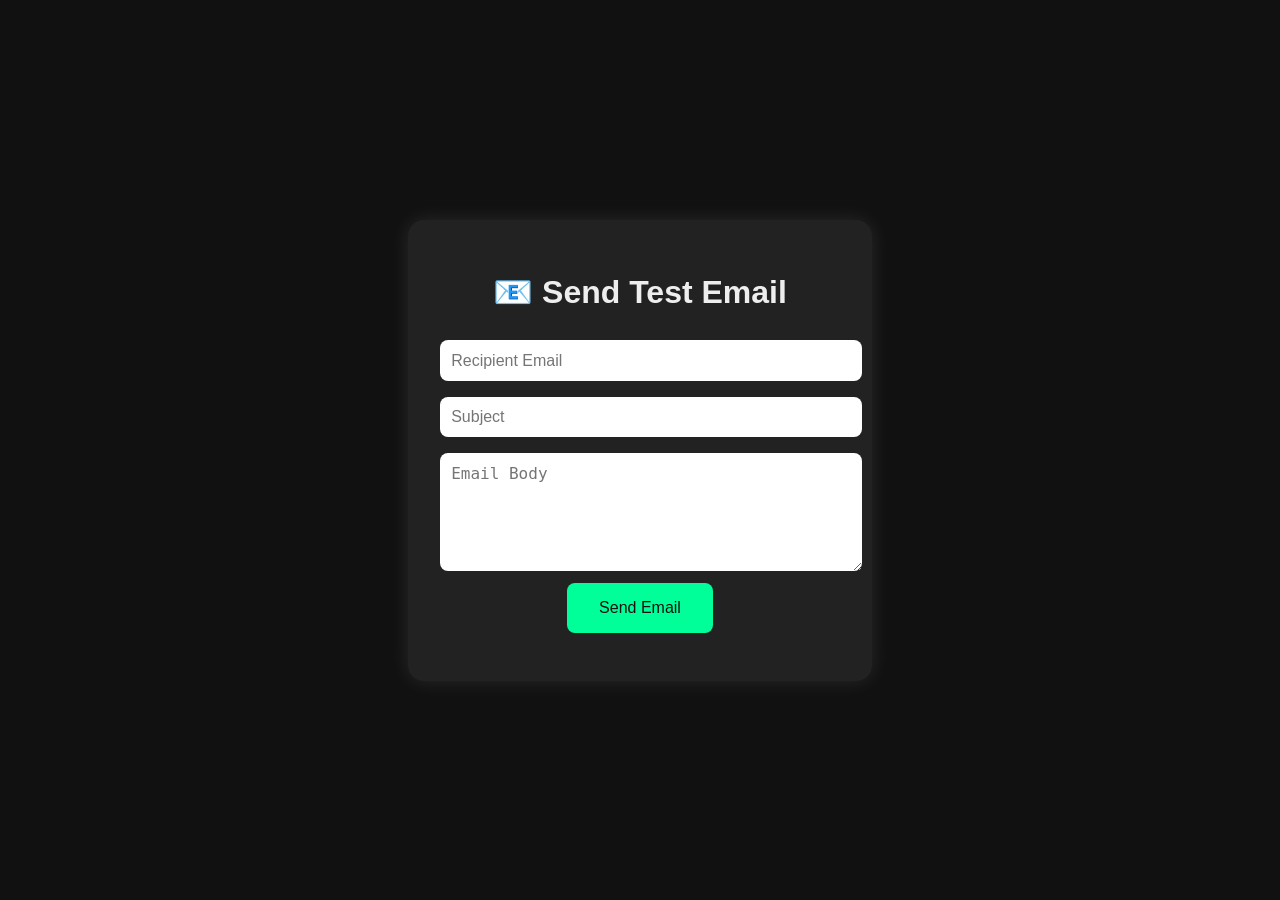
<file: index.html>
<!DOCTYPE html>
<html lang="en">
<head>
<meta charset="UTF-8" />
<meta name="viewport" content="width=device-width, initial-scale=1.0" />
<title>Send Email MVP</title>
<style>
body { font-family: 'Segoe UI', sans-serif; background:#111; color:#eee; display:flex; justify-content:center; align-items:center; height:100vh; margin:0;}
.container { text-align:center; background:#222; padding:2rem; border-radius:1rem; box-shadow:0 0 20px rgba(255,255,255,0.1); width:100%; max-width:400px;}
input, textarea { width:100%; padding:0.7rem; margin:0.5rem 0; border-radius:0.5rem; border:none; font-size:1rem;}
button { background:#0f9; border:none; color:#111; padding:1rem 2rem; font-size:1rem; border-radius:0.5rem; cursor:pointer; transition:transform 0.1s;}
button:hover { transform: scale(1.05); }
#result { margin-top:1rem; white-space:pre-line; text-align:left;}
</style>
</head>
<body>
<div class="container">
  <h1>📧 Send Test Email</h1>
  <form id="emailForm">
    <input type="email" id="to" placeholder="Recipient Email" required />
    <input type="text" id="subject" placeholder="Subject" required />
    <textarea id="body" placeholder="Email Body" rows="5" required></textarea>
    <button type="submit">Send Email</button>
  </form>
  <div id="result"></div>
</div>

<script>
document.getElementById("emailForm").addEventListener("submit", async e => {
  e.preventDefault();
  const to = document.getElementById("to").value;
  const subject = document.getElementById("subject").value;
  const body = document.getElementById("body").value;

  const resultBox = document.getElementById("result");
  resultBox.innerText = "📨 Sending email... please wait.";

  try {
    const res = await fetch("/api/sendEmail", {
      method: "POST",
      headers: { "Content-Type": "application/json" },
      body: JSON.stringify({ to, subject, body })
    });

    let data;
    try {
      data = await res.json();
    } catch {
      data = { error: "Invalid JSON response from server." };
    }

    if (res.ok) {
      resultBox.innerText = `✅ Success!\nMessage ID: ${data.messageId || "N/A"}`;
    } else {
      resultBox.innerText = `❌ Server Error:\n${data.error || "Unknown server error"}`;
    }

  } catch (err) {
    // Print the *actual* network error message
    resultBox.innerText = `❌ Network Error:\n${err?.message || err}\n\nFull error:\n${JSON.stringify(err, null, 2)}`;
  }
});
</script>
</body>
</html>
</file>
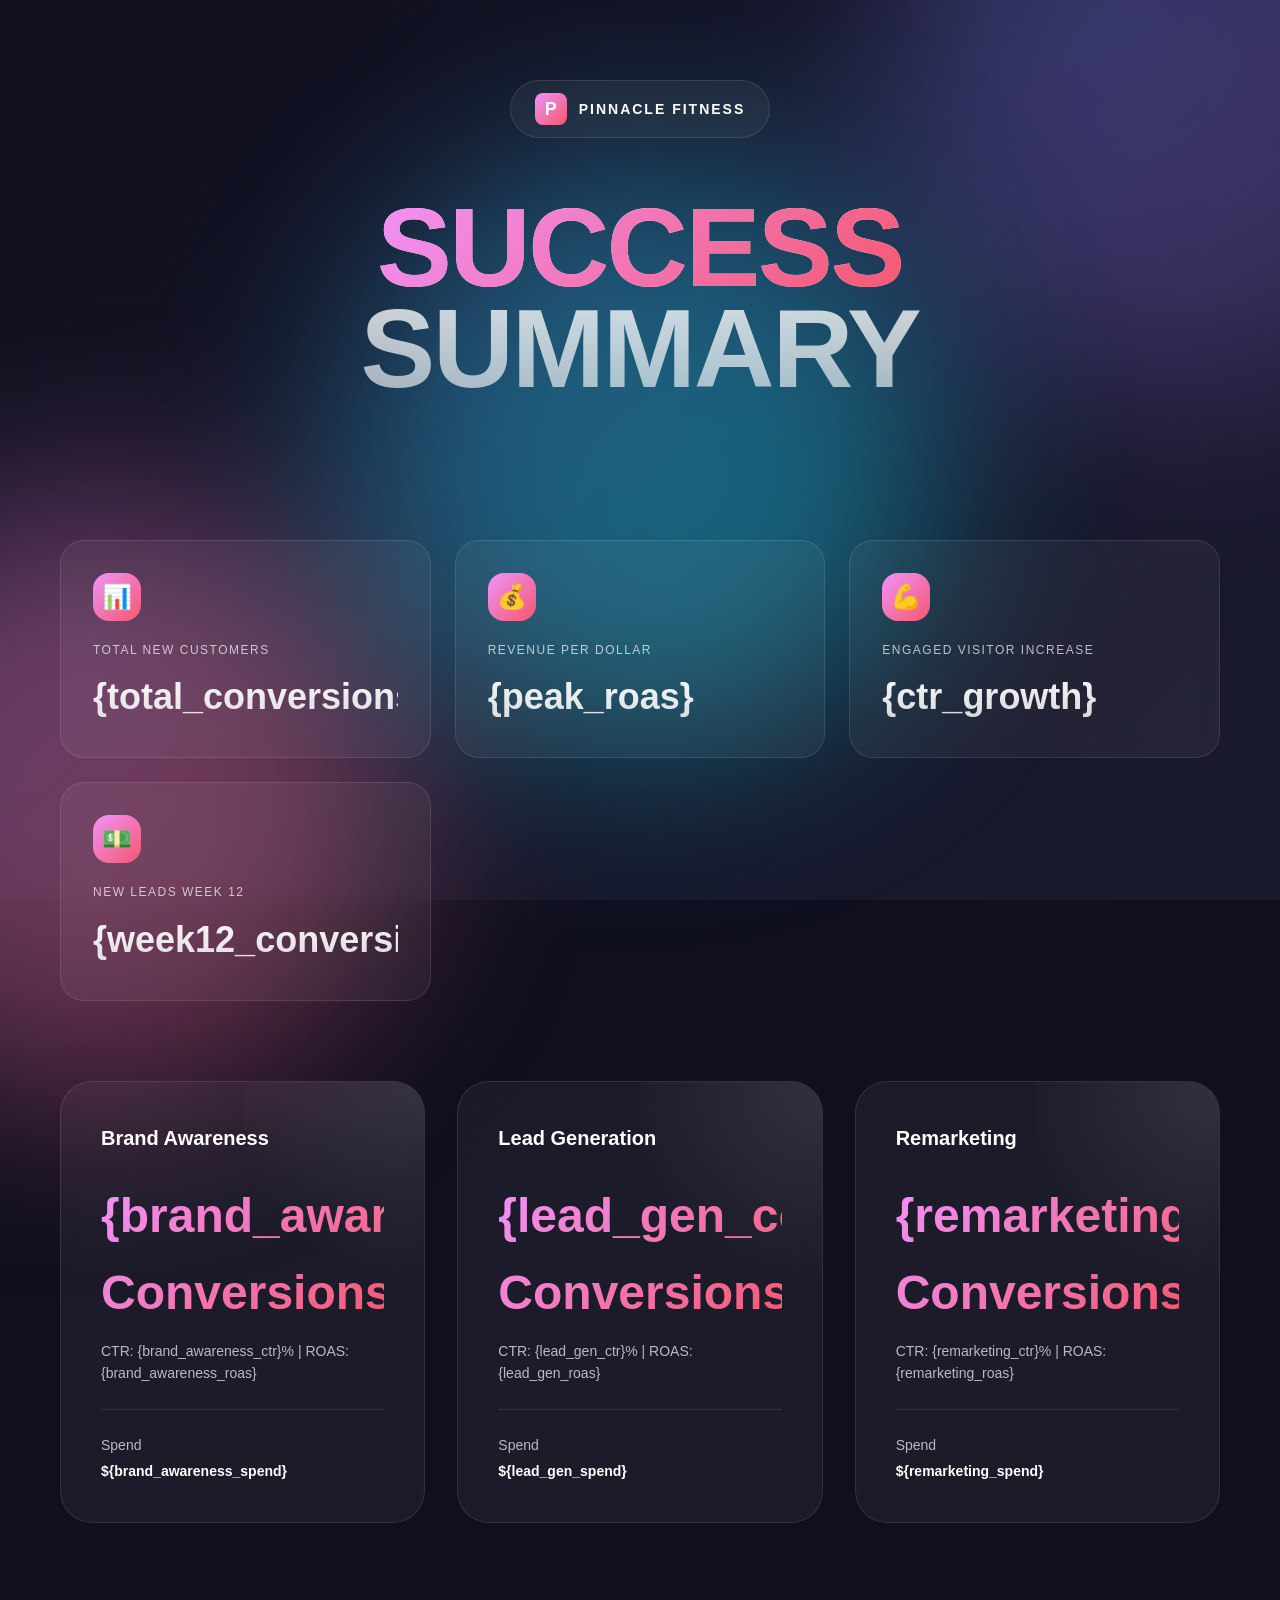
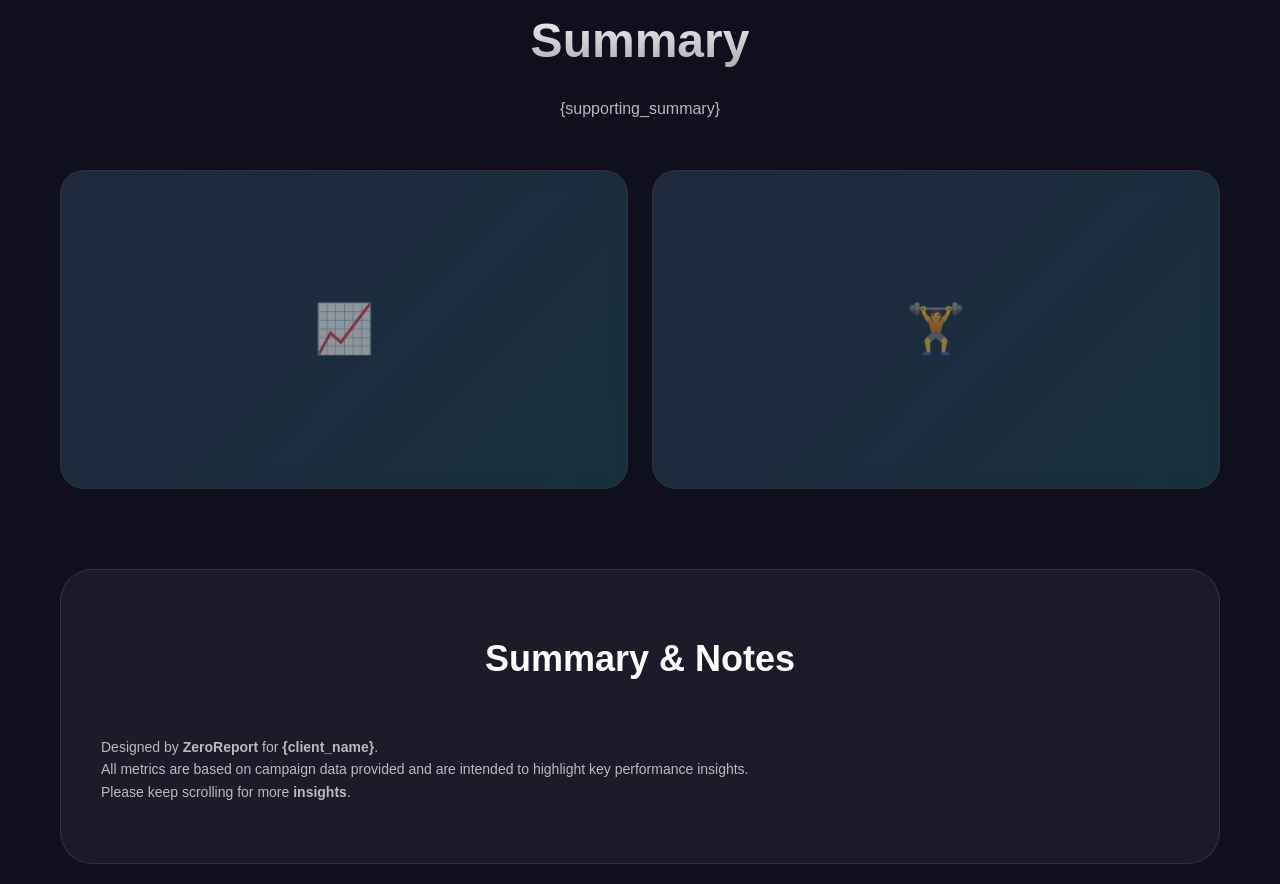
<file: client_report/Johndoe/index.html>
<!DOCTYPE html>
<html lang="en">
<head>
    <meta charset="UTF-8">
    <meta name="viewport" content="width=device-width, initial-scale=1.0">
    <title>Pinnacle Fitness Report</title>
    <style>
        * {
            margin: 0;
            padding: 0;
            box-sizing: border-box;
        }

        :root {
            --primary: #FF3366;
            --primary-dark: #E91E63;
            --dark: #0F0F1E;
            --light: #FFFFFF;
            --glass: rgba(255, 255, 255, 0.05);
            --glass-border: rgba(255, 255, 255, 0.1);
            --text-primary: #FFFFFF;
            --text-secondary: rgba(255, 255, 255, 0.7);
            --gradient-1: linear-gradient(135deg, #667eea 0%, #764ba2 100%);
            --gradient-2: linear-gradient(135deg, #f093fb 0%, #f5576c 100%);
            --gradient-3: linear-gradient(135deg, #4facfe 0%, #00f2fe 100%);
            --gradient-dark: linear-gradient(135deg, #0F0F1E 0%, #1a1a2e 100%);
        }

        body {
            font-family: -apple-system, BlinkMacSystemFont, 'Segoe UI', Roboto, sans-serif;
            background: var(--dark);
            color: var(--text-primary);
            overflow-x: hidden;
            line-height: 1.6;
        }

        /* Background Effects */
        .bg-wrapper {
            position: fixed;
            top: 0;
            left: 0;
            width: 100%;
            height: 100%;
            z-index: -1;
            background: var(--gradient-dark);
        }

        .bg-blur {
            position: absolute;
            width: 600px;
            height: 600px;
            border-radius: 50%;
            filter: blur(100px);
            opacity: 0.4;
        }

        .bg-blur:nth-child(1) {
            background: var(--gradient-1);
            top: -200px;
            right: -200px;
            animation: float 20s ease-in-out infinite;
        }

        .bg-blur:nth-child(2) {
            background: var(--gradient-2);
            bottom: -200px;
            left: -200px;
            animation: float 25s ease-in-out infinite reverse;
        }

        .bg-blur:nth-child(3) {
            background: var(--gradient-3);
            top: 50%;
            left: 50%;
            transform: translate(-50%, -50%);
            animation: float 30s ease-in-out infinite;
        }

        @keyframes float {
            0%, 100% { transform: translate(0, 0) scale(1); }
            50% { transform: translate(30px, -30px) scale(1.1); }
        }

        .container {
            max-width: 1200px;
            margin: 0 auto;
            padding: 20px;
            position: relative;
            z-index: 1;
        }

        /* Header Section */
        .header {
            text-align: center;
            padding: 60px 20px;
            position: relative;
        }

        .logo {
            display: inline-flex;
            align-items: center;
            gap: 12px;
            margin-bottom: 60px;
            padding: 12px 24px;
            background: var(--glass);
            border: 1px solid var(--glass-border);
            border-radius: 50px;
            backdrop-filter: blur(10px);
        }

        .logo-icon {
            width: 32px;
            height: 32px;
            background: var(--gradient-2);
            border-radius: 8px;
            display: flex;
            align-items: center;
            justify-content: center;
            font-weight: bold;
            font-size: 18px;
        }

        .logo-text {
            font-size: 14px;
            font-weight: 600;
            letter-spacing: 2px;
            text-transform: uppercase;
        }

        .hero-title {
            margin-bottom: 80px;
        }

        .hero-title h1 {
            font-size: clamp(3rem, 10vw, 7rem);
            font-weight: 900;
            line-height: 0.9;
            letter-spacing: -0.02em;
            background: linear-gradient(180deg, #FFFFFF 0%, rgba(255, 255, 255, 0.6) 100%);
            -webkit-background-clip: text;
            -webkit-text-fill-color: transparent;
            background-clip: text;
            margin-bottom: 20px;
        }

        .hero-title .accent {
            background: var(--gradient-2);
            -webkit-background-clip: text;
            -webkit-text-fill-color: transparent;
            background-clip: text;
        }

        /* Stats Grid */
        .stats-grid {
            display: grid;
            grid-template-columns: repeat(auto-fit, minmax(280px, 1fr));
            gap: 24px;
            margin-bottom: 80px;
        }

        .stat-card {
            background: var(--glass);
            border: 1px solid var(--glass-border);
            border-radius: 24px;
            padding: 32px;
            backdrop-filter: blur(10px);
            position: relative;
            overflow: hidden;
            transition: all 0.3s ease;
        }

        .stat-card:hover {
            transform: translateY(-5px);
            border-color: rgba(255, 255, 255, 0.2);
            box-shadow: 0 20px 40px rgba(0, 0, 0, 0.3);
        }

        .stat-card::before {
            content: '';
            position: absolute;
            top: 0;
            left: 0;
            right: 0;
            height: 2px;
            background: var(--gradient-2);
            opacity: 0;
            transition: opacity 0.3s ease;
        }

        .stat-card:hover::before {
            opacity: 1;
        }

        .stat-icon {
            width: 48px;
            height: 48px;
            background: var(--gradient-2);
            border-radius: 16px;
            display: flex;
            align-items: center;
            justify-content: center;
            margin-bottom: 20px;
            font-size: 24px;
        }

        .stat-label {
            font-size: 12px;
            text-transform: uppercase;
            letter-spacing: 1.5px;
            color: var(--text-secondary);
            margin-bottom: 8px;
        }

        .stat-value {
            font-size: 36px;
            font-weight: 800;
            background: linear-gradient(180deg, #FFFFFF 0%, rgba(255, 255, 255, 0.8) 100%);
            -webkit-background-clip: text;
            -webkit-text-fill-color: transparent;
            background-clip: text;
        }

        /* Metrics Section */
        .metrics-section {
            margin-bottom: 80px;
        }

        .metrics-grid {
            display: grid;
            grid-template-columns: repeat(auto-fit, minmax(300px, 1fr));
            gap: 32px;
        }

        .metric-card {
            background: var(--glass);
            border: 1px solid var(--glass-border);
            border-radius: 32px;
            padding: 40px;
            backdrop-filter: blur(10px);
            position: relative;
            overflow: hidden;
        }

        .metric-card::after {
            content: '';
            position: absolute;
            top: -50%;
            right: -50%;
            width: 100%;
            height: 100%;
            background: radial-gradient(circle, rgba(255, 255, 255, 0.1) 0%, transparent 70%);
            pointer-events: none;
        }

        .metric-header {
            display: flex;
            align-items: center;
            justify-content: space-between;
            margin-bottom: 24px;
        }

        .metric-title {
            font-size: 20px;
            font-weight: 700;
        }

        .metric-badge {
            background: var(--gradient-2);
            padding: 6px 16px;
            border-radius: 20px;
            font-size: 14px;
            font-weight: 600;
        }

        .metric-value {
            font-size: 48px;
            font-weight: 800;
            margin-bottom: 8px;
            background: var(--gradient-2);
            -webkit-background-clip: text;
            -webkit-text-fill-color: transparent;
            background-clip: text;
        }

        .metric-subtitle {
            color: var(--text-secondary);
            font-size: 14px;
            margin-bottom: 24px;
        }

        .metric-details {
            display: grid;
            grid-template-columns: 1fr 1fr;
            gap: 20px;
            padding-top: 24px;
            border-top: 1px solid var(--glass-border);
        }

        .detail-item {
            font-size: 14px;
        }

        .detail-label {
            color: var(--text-secondary);
            margin-bottom: 4px;
        }

        .detail-value {
            font-weight: 600;
        }

        /* Visual Section */
        .visual-section {
            margin-bottom: 80px;
            text-align: center;
        }

        .section-title {
            font-size: 48px;
            font-weight: 800;
            margin-bottom: 16px;
            background: linear-gradient(180deg, #FFFFFF 0%, rgba(255, 255, 255, 0.6) 100%);
            -webkit-background-clip: text;
            -webkit-text-fill-color: transparent;
            background-clip: text;
        }

        .section-subtitle {
            color: var(--text-secondary);
            font-size: 16px;
            margin-bottom: 48px;
            max-width: 600px;
            margin-left: auto;
            margin-right: auto;
        }

        .visual-grid {
            display: grid;
            grid-template-columns: repeat(auto-fit, minmax(250px, 1fr));
            gap: 24px;
        }

        .visual-card {
            aspect-ratio: 16/9;
            background: var(--glass);
            border: 1px solid var(--glass-border);
            border-radius: 24px;
            backdrop-filter: blur(10px);
            display: flex;
            align-items: center;
            justify-content: center;
            position: relative;
            overflow: hidden;
        }

        .visual-card::before {
            content: '';
            position: absolute;
            top: 0;
            left: 0;
            right: 0;
            bottom: 0;
            background: var(--gradient-3);
            opacity: 0.1;
        }

        .visual-icon {
            font-size: 48px;
            opacity: 0.5;
        }

        /* Summary Section */
        .summary-section {
            background: var(--glass);
            border: 1px solid var(--glass-border);
            border-radius: 32px;
            padding: 60px 40px;
            backdrop-filter: blur(10px);
            text-align: center;
        }

        .summary-title {
            font-size: 36px;
            font-weight: 800;
            margin-bottom: 48px;
        }

        .summary-grid {
            display: grid;
            grid-template-columns: repeat(auto-fit, minmax(200px, 1fr));
            gap: 40px;
        }

        .summary-item {
            text-align: left;
        }

        .summary-item h3 {
            font-size: 16px;
            font-weight: 600;
            margin-bottom: 12px;
            color: var(--primary);
        }

        .summary-item p {
            font-size: 14px;
            color: var(--text-secondary);
            line-height: 1.6;
        }

        /* Icons */
        .icon {
            display: inline-block;
            width: 1em;
            height: 1em;
            stroke-width: 0;
            stroke: currentColor;
            fill: currentColor;
        }

        /* Mobile Responsive */
        @media (max-width: 768px) {
            .container {
                padding: 10px;
            }

            .header {
                padding: 40px 10px;
            }

            .hero-title h1 {
                font-size: clamp(2.5rem, 8vw, 4rem);
            }

            .stats-grid {
                grid-template-columns: 1fr;
                gap: 16px;
            }

            .metrics-grid {
                grid-template-columns: 1fr;
                gap: 24px;
            }

            .metric-card {
                padding: 24px;
            }

            .visual-grid {
                grid-template-columns: 1fr;
            }

            .summary-section {
                padding: 40px 20px;
            }

            .summary-grid {
                grid-template-columns: 1fr;
                gap: 24px;
            }
        }

        /* Print Styles */
        @media print {
            body {
                background: white;
                color: black;
            }

            .bg-wrapper {
                display: none;
            }

            .stat-card,
            .metric-card,
            .visual-card,
            .summary-section {
                background: #f8f8f8 !important;
                border: 1px solid #ddd !important;
                -webkit-print-color-adjust: exact;
                print-color-adjust: exact;
                page-break-inside: avoid;
            }

            .hero-title h1,
            .section-title {
                color: black !important;
                -webkit-text-fill-color: black !important;
            }

            .hero-title .accent,
            .metric-value {
                color: var(--primary) !important;
                -webkit-text-fill-color: var(--primary) !important;
            }

            .text-secondary {
                color: #666 !important;
            }
        }

        @page {
            size: A4;
            margin: 20mm;
        }
    </style>
</head>
<body>
    <!-- Background Effects -->
    <div class="bg-wrapper">
        <div class="bg-blur"></div>
        <div class="bg-blur"></div>
        <div class="bg-blur"></div>
    </div>

    <div class="container">
        <!-- Header Section -->
        <header class="header">
            <div class="logo">
                <div class="logo-icon">P</div>
                <span class="logo-text">Pinnacle Fitness</span>
            </div>
            
            <div class="hero-title">
                <h1>
                    <span class="accent">SUCCESS</span><br>
                    SUMMARY
                </h1>
            </div>
        </header>

        <!-- Stats Grid -->
        <section class="stats-grid">
            <div class="stat-card">
                <div class="stat-icon">📊</div>
                <div class="stat-label">Total New Customers</div>
                <div class="stat-value">{total_conversions}</div>
            </div>
            <div class="stat-card">
                <div class="stat-icon">💰</div>
                <div class="stat-label">Revenue Per Dollar</div>
                <div class="stat-value">{peak_roas}</div>
            </div>
            <div class="stat-card">
                <div class="stat-icon">💪</div>
                <div class="stat-label">Engaged Visitor Increase</div>
                <div class="stat-value">{ctr_growth}</div>
            </div>
            <div class="stat-card">
                <div class="stat-icon">💵</div>
                <div class="stat-label">New Leads Week 12</div>
                <div class="stat-value">{week12_conversions}</div>
            </div>
        </section>

        <!-- Metrics Section -->
        <section class="metrics-section">
    <div class="metrics-grid">

        <!-- Brand Awareness -->
        <div class="metric-card">
            <div class="metric-header">
                <h2 class="metric-title">Brand Awareness</h2>
            </div>
            <div class="metric-value">{brand_awareness_conversions} Conversions</div>
            <div class="metric-subtitle">CTR: {brand_awareness_ctr}% | ROAS: {brand_awareness_roas}</div>
            <div class="metric-details">
                <div class="detail-item">
                    <div class="detail-label">Spend</div>
                    <div class="detail-value">${brand_awareness_spend}</div>
                </div>
            </div>
        </div>

        <!-- Lead Generation -->
        <div class="metric-card">
            <div class="metric-header">
                <h2 class="metric-title">Lead Generation</h2>
            </div>
            <div class="metric-value">{lead_gen_conversions} Conversions</div>
            <div class="metric-subtitle">CTR: {lead_gen_ctr}% | ROAS: {lead_gen_roas}</div>
            <div class="metric-details">
                <div class="detail-item">
                    <div class="detail-label">Spend</div>
                    <div class="detail-value">${lead_gen_spend}</div>
                </div>
            </div>
        </div>

        <!-- Remarketing -->
        <div class="metric-card">
            <div class="metric-header">
                <h2 class="metric-title">Remarketing</h2>
            </div>
            <div class="metric-value">{remarketing_conversions} Conversions</div>
            <div class="metric-subtitle">CTR: {remarketing_ctr}% | ROAS: {remarketing_roas}</div>
            <div class="metric-details">
                <div class="detail-item">
                    <div class="detail-label">Spend</div>
                    <div class="detail-value">${remarketing_spend}</div>
                </div>
            </div>
        </div>

    </div>
</section>

        <!-- Visual Section -->
        <section class="visual-section">
            <h2 class="section-title">Summary</h2>
            <p class="section-subtitle">{supporting_summary}</p>
            
            <div class="visual-grid">
                <div class="visual-card">
                    <div class="visual-icon">📈</div>
                </div>
                <div class="visual-card">
                    <div class="visual-icon">🏋️</div>
                </div>
            </div>
        </section>

        <!-- Summary / Footer Section -->
<section class="summary-section">
    <h2 class="summary-title">Summary & Notes</h2>
    <div class="summary-grid">
        <div class="summary-item">
            <p>
                Designed by <strong>ZeroReport</strong> for <strong>{client_name}</strong>.<br>
                All metrics are based on campaign data provided and are intended to highlight key performance insights.<br>
                Please keep scrolling for more <strong>insights</strong>.
            </p>
        </div>
    </div>
</section>
    </div>
</body>
  </html>
</file>
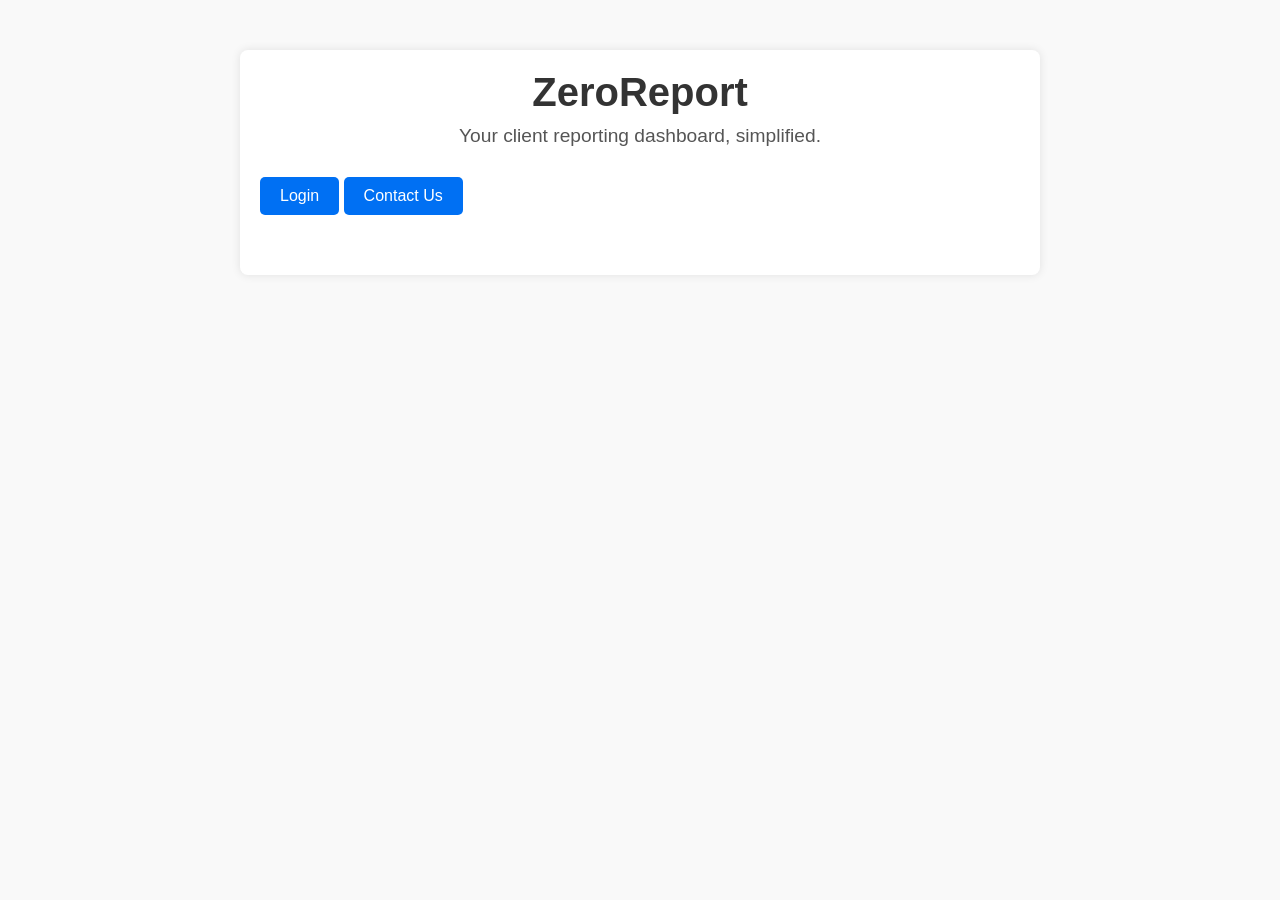
<file: idk.html>
<!DOCTYPE html>
<html lang="en">
<head>
    <meta charset="UTF-8">
    <meta name="viewport" content="width=device-width, initial-scale=1.0">
    <title>ZeroReport</title>
    <style>
        /* ===== Basic Reset ===== */
        * { margin: 0; padding: 0; box-sizing: border-box; font-family: Arial, sans-serif; }
        body { background: #f9f9f9; color: #333; }
        a { text-decoration: none; color: inherit; }

        /* ===== Container ===== */
        .container { max-width: 800px; margin: 50px auto; padding: 20px; background: #fff; border-radius: 8px; box-shadow: 0 0 10px rgba(0,0,0,0.1); }

        /* ===== Header / Logo ===== */
        header { text-align: center; margin-bottom: 30px; }
        header h1 { font-size: 2.5rem; margin-bottom: 10px; }
        header p { font-size: 1.2rem; color: #555; }

        /* ===== Buttons ===== */
        button { padding: 10px 20px; border: none; border-radius: 5px; background: #0070f3; color: #fff; cursor: pointer; font-size: 1rem; }
        button:hover { background: #005bd1; }

        /* ===== Sections ===== */
        section { margin-bottom: 40px; }
        h2 { margin-bottom: 15px; }

        /* ===== Form ===== */
        form { display: flex; flex-direction: column; gap: 15px; }
        input, textarea { padding: 10px; border: 1px solid #ccc; border-radius: 5px; width: 100%; }
        textarea { resize: vertical; min-height: 80px; }

        /* ===== Hidden Sections ===== */
        .hidden { display: none; }
    </style>
</head>
<body>

    <div class="container">

        <!-- ===== Home Page ===== -->
        <section id="home">
            <header>
                <h1>ZeroReport</h1>
                <p>Your client reporting dashboard, simplified.</p>
            </header>
            <button onclick="showSection('login')">Login</button>
            <button onclick="showSection('contact')">Contact Us</button>
        </section>

        <!-- ===== Login Page ===== -->
        <section id="login" class="hidden">
            <h2>Login</h2>
            <form id="loginForm">
                <input type="email" id="email" placeholder="Enter your email" required>
                <button type="submit">Login</button>
            </form>
            <p><a href="#" onclick="showSection('home')">Back to Home</a></p>
        </section>

        <!-- ===== Contact Page ===== -->
        <section id="contact" class="hidden">
            <h2>Contact Us</h2>
            <form id="contactForm">
                <input type="text" placeholder="Your Name" required>
                <input type="email" placeholder="Your Email" required>
                <textarea placeholder="Your Message" required></textarea>
                <button type="submit">Send</button>
            </form>
            <p><a href="#" onclick="showSection('home')">Back to Home</a></p>
        </section>

    </div>

    <script>
        // ===== Section Switching =====
        function showSection(id) {
            document.querySelectorAll('section').forEach(sec => sec.classList.add('hidden'));
            document.getElementById(id).classList.remove('hidden');
        }

        // ===== Client Email Redirect Logic =====
        const clientEmails = {
            "johndoe@example.com": "client_reports/johndoe/index.html",
            "janedoe@example.com": "client_reports/JaneDoe/index.html"
            // Add more emails here as needed
        };

        document.getElementById('loginForm').addEventListener('submit', function(e) {
            e.preventDefault();
            const email = document.getElementById('email').value.trim().toLowerCase();
            if(clientEmails[email]) {
                window.location.href = clientEmails[email];
            } else {
                alert("Email not recognized. Please contact support.");
            }
        });

        // ===== Contact Form Placeholder =====
        document.getElementById('contactForm').addEventListener('submit', function(e) {
            e.preventDefault();
            alert("Thank you! Your message has been sent (placeholder).");
            showSection('home');
        });
    </script>

</body>
</html>
</file>
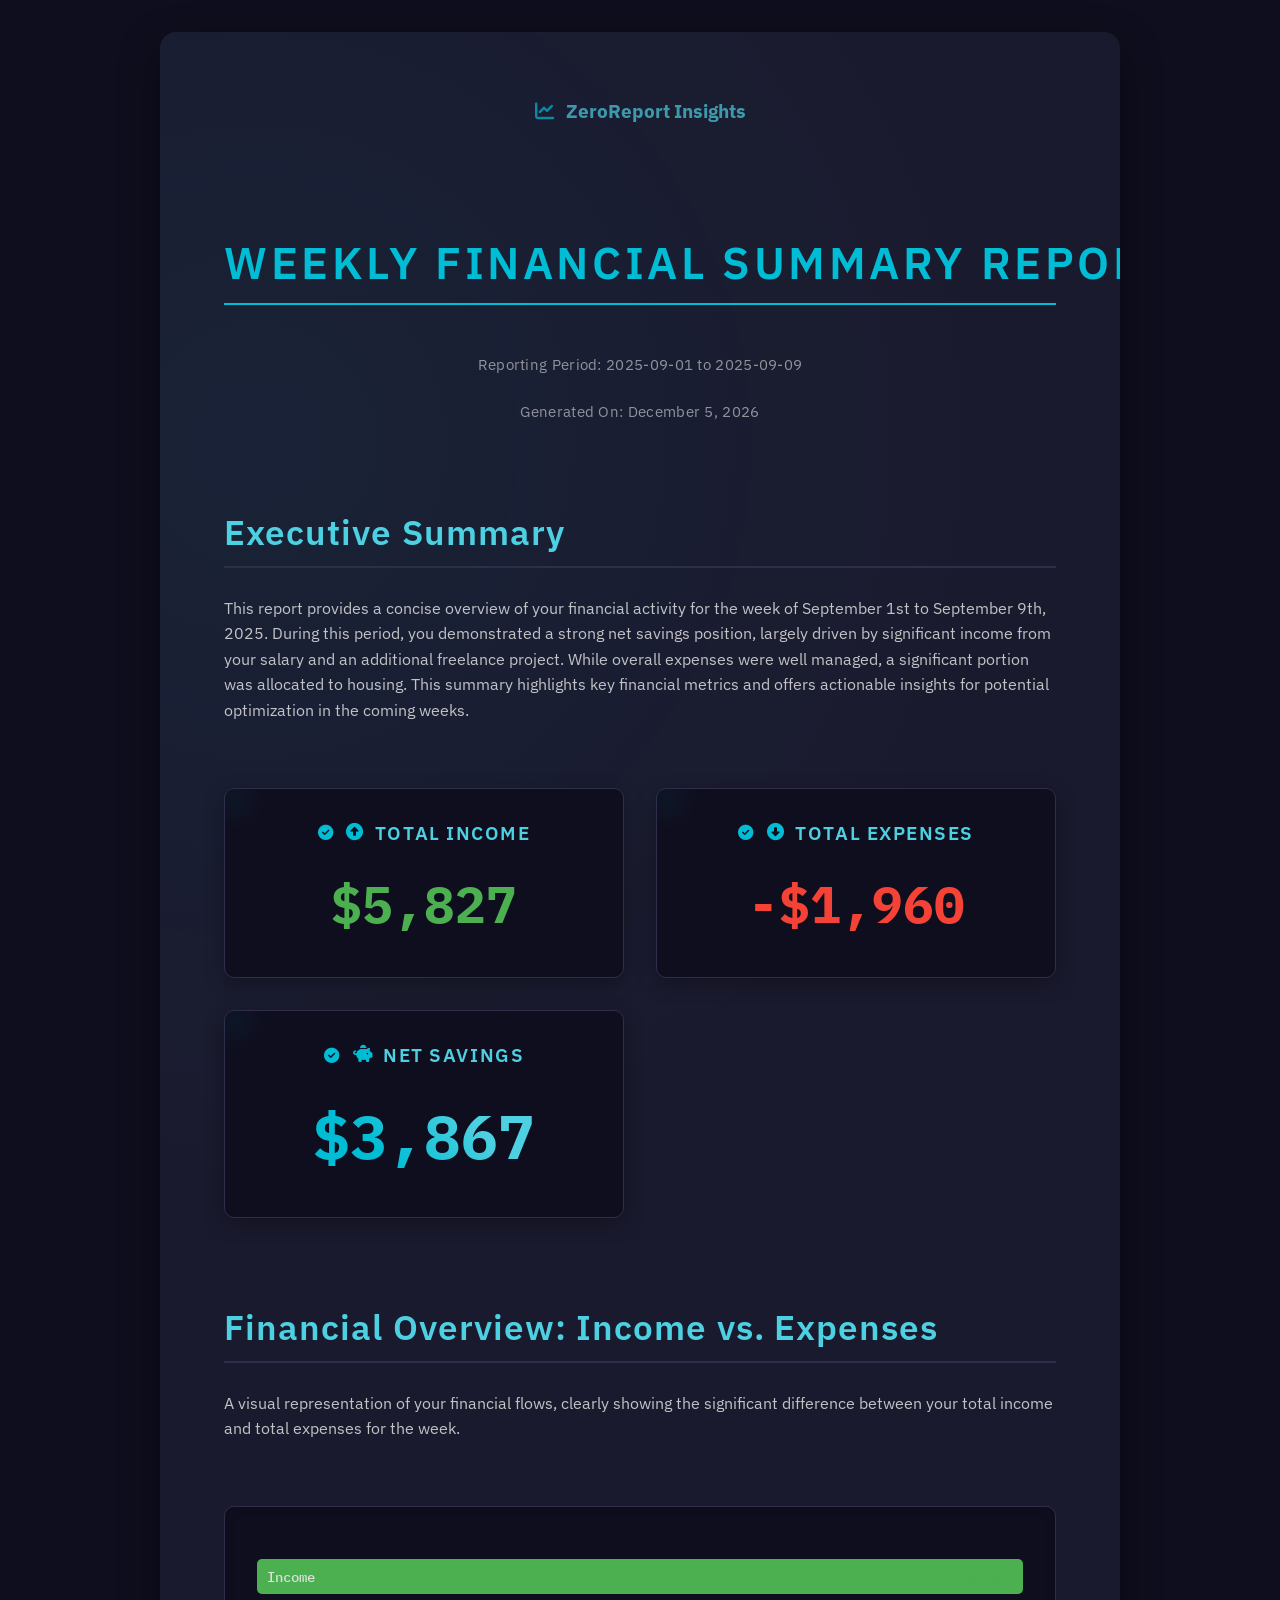
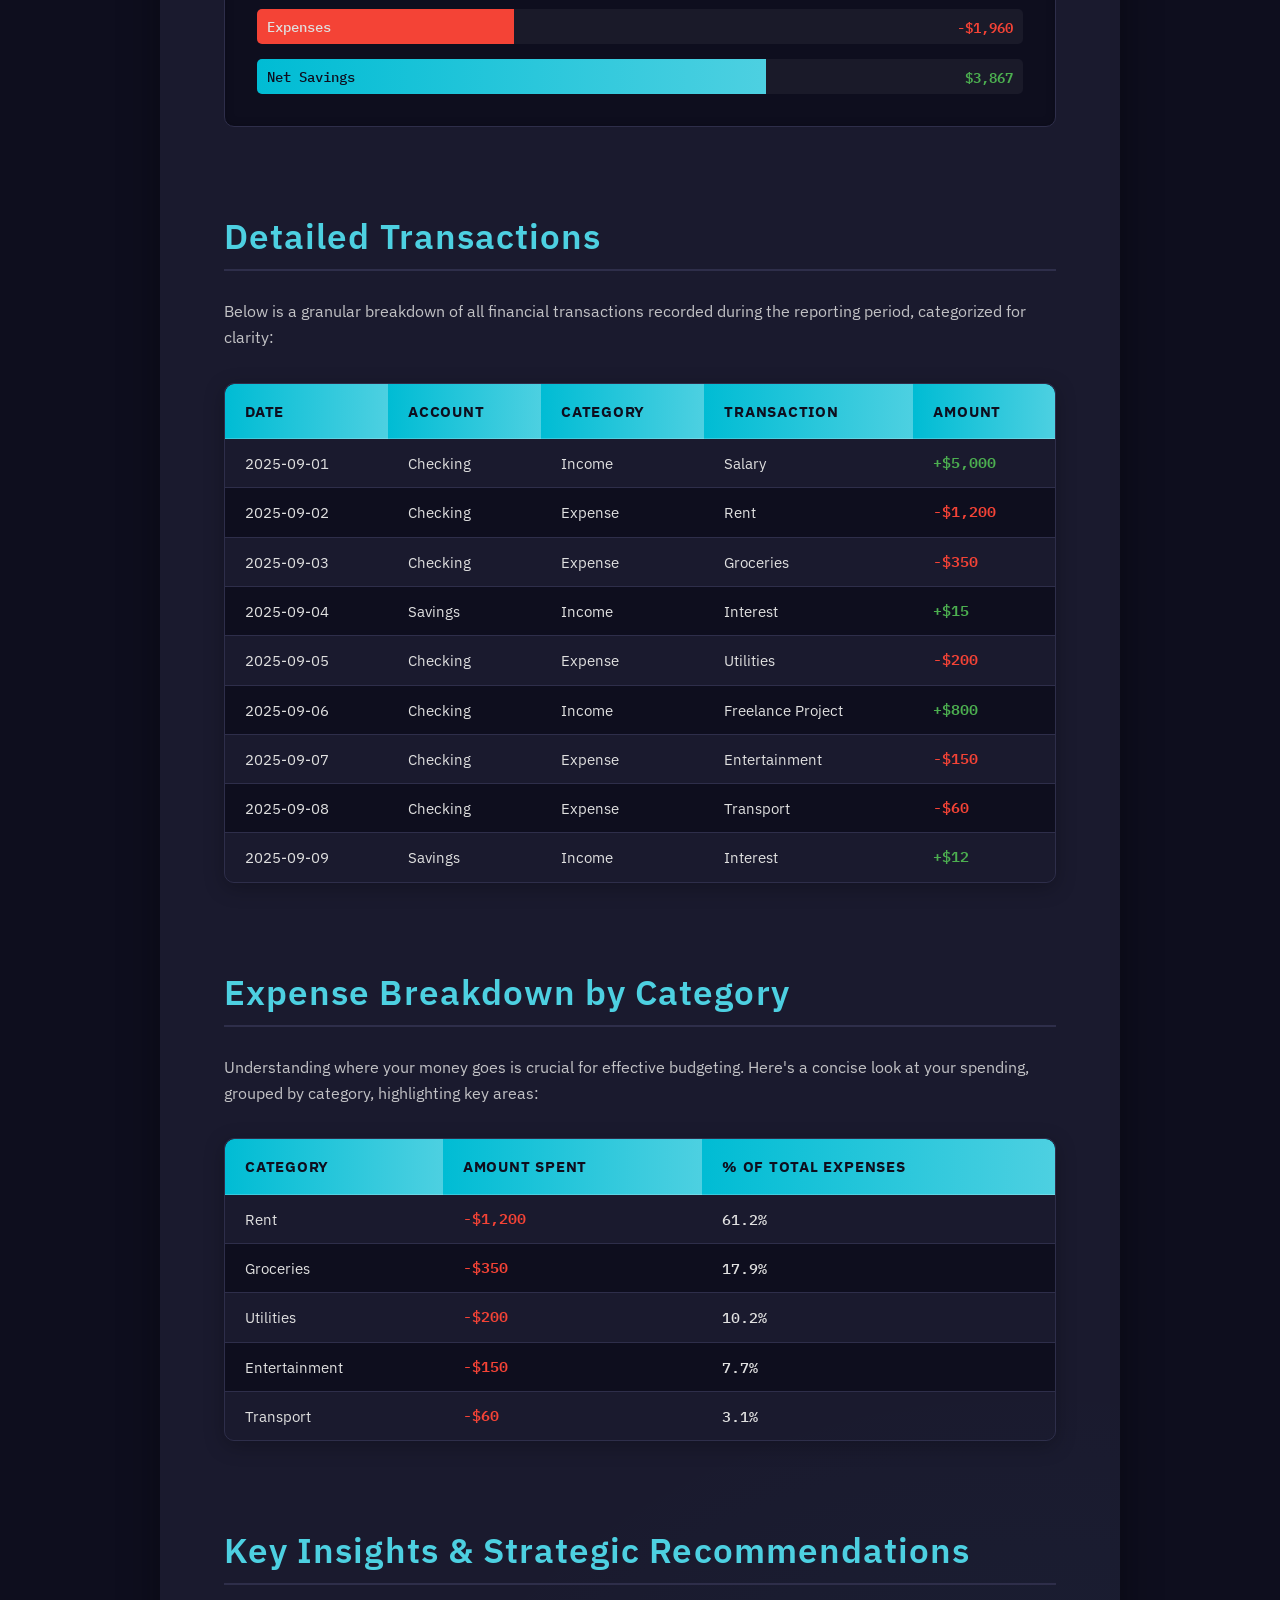
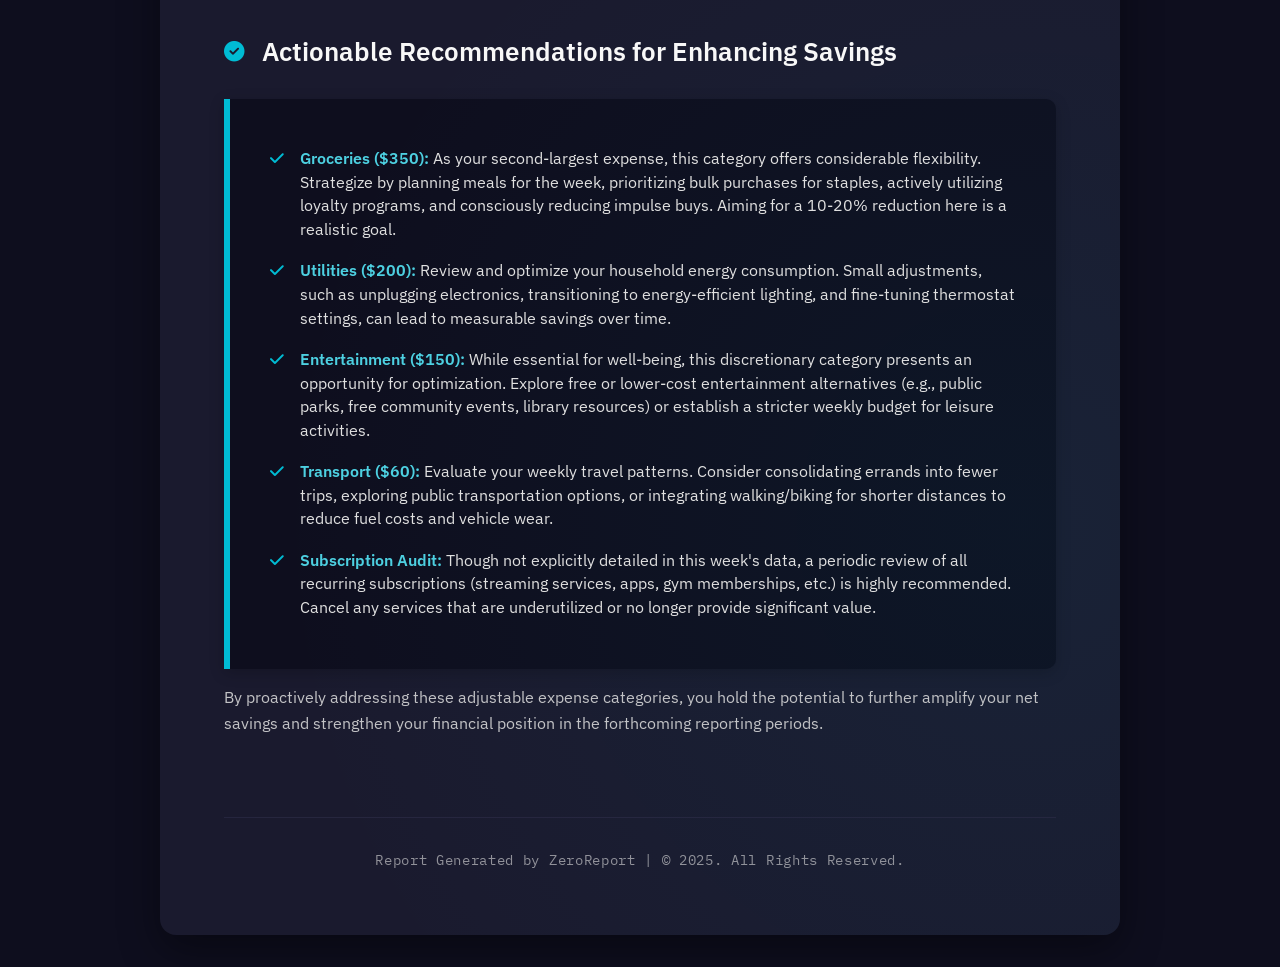
<file: index (5).html>
<!DOCTYPE html>
<html lang="en">
<head>
    <meta charset="UTF-8">
    <meta name="viewport" content="width=device-width, initial-scale=1.0">
    <title>Weekly Financial Summary Report | 2025-09-01 to 2025-09-09</title>
    <!-- Google Fonts for a modern, professional look -->
    <link rel="preconnect" href="https://fonts.googleapis.com">
    <link rel="preconnect" href="https://fonts.gstatic.com" crossorigin>
    <link href="https://fonts.googleapis.com/css2?family=IBM+Plex+Sans:wght@300;400;500;600;700&family=IBM+Plex+Mono:wght@400;600;700&display=swap" rel="stylesheet">
    <!-- Font Awesome for Icons -->
    <link rel="stylesheet" href="https://cdnjs.cloudflare.com/ajax/libs/font-awesome/6.5.2/css/all.min.css" integrity="sha512-SnH5WK+bZxgPHs44uWIX+LLJAJ9/2PkPKZ5QiAj6Ta86w+fsb2TkcmfRyVX3pBnMFcV7oQPJkl9QevSCWr3W6A==" crossorigin="anonymous" referrerpolicy="no-referrer" />
    <style>
        /* --- Root Variables for Theming --- */
        :root {
            --bg-color: #0e0e1e; /* Deeper Dark Blue */
            --text-color: #e0e0e0; /* Light Grey */
            --header-color: #f8f8f8; /* Brighter for main headings */
            --accent-color: #00bcd4; /* Vibrant Cyan for highlights and branding */
            --accent-light: #4dd0e1; /* Lighter cyan */
            --card-bg: #1a1a2e; /* Slightly lighter dark blue for cards/sections */
            --border-color: #2e2e4a; /* Even lighter dark blue for subtle borders */
            --shadow-color: rgba(0, 0, 0, 0.4);
            --positive-color: #4CAF50; /* Green for income */
            --negative-color: #F44336; /* Red for expenses */
            --neutral-color: #888888; /* Grey for neutral */
            --font-family-body: 'IBM Plex Sans', sans-serif;
            --font-family-mono: 'IBM Plex Mono', monospace;
            --spacing-unit: 1rem;
        }

        /* --- Global Body Styles --- */
        body {
            font-family: var(--font-family-body);
            background-color: var(--bg-color);
            color: var(--text-color);
            margin: 0;
            padding: calc(2 * var(--spacing-unit)); /* 2rem padding */
            line-height: 1.6;
            display: flex; /* Centers the report container */
            justify-content: center;
            min-height: 100vh;
            -webkit-font-smoothing: antialiased;
            -moz-osx-font-smoothing: grayscale;
            overflow-x: hidden; /* Prevent horizontal scroll */
        }

        /* --- Report Container --- */
        .report-container {
            max-width: 960px; /* Slightly wider for more content */
            width: 100%;
            background-color: var(--card-bg);
            border-radius: 16px; /* More rounded corners */
            box-shadow: 0 15px 40px var(--shadow-color);
            padding: calc(4 * var(--spacing-unit)); /* 4rem padding */
            box-sizing: border-box; /* Include padding in element's total width and height */
            position: relative;
            overflow: hidden; /* Ensures no content leaks outside rounded corners */
        }

        /* Subtle background texture/gradient for professionalism */
        .report-container::before {
            content: '';
            position: absolute;
            top: 0;
            left: 0;
            right: 0;
            bottom: 0;
            background: radial-gradient(circle at 10% 10%, rgba(0, 188, 212, 0.05) 0%, transparent 20%),
                        radial-gradient(circle at 90% 90%, rgba(0, 188, 212, 0.05) 0%, transparent 20%);
            z-index: 0;
            pointer-events: none;
        }

        /* --- Typography --- */
        h1, h2, h3, h4 {
            color: var(--header-color);
            margin-top: 1.8em;
            margin-bottom: 0.8em;
            font-weight: 600;
            line-height: 1.2;
            position: relative; /* For potential pseudo-elements */
            z-index: 1; /* Ensure text is above background pseudo-element */
        }

        h1 {
            font-size: clamp(2em, 4vw, 2.8em); /* Responsive font size */
            text-align: center;
            color: var(--accent-color);
            margin-bottom: 0.7em;
            letter-spacing: 0.08em;
            text-transform: uppercase;
            padding-bottom: 0.3em;
            border-bottom: 2px solid var(--accent-color); /* Stronger separator */
            display: inline-block; /* To make border-bottom only as wide as text */
            margin-left: auto;
            margin-right: auto;
            white-space: nowrap; /* Prevent title from breaking */
            max-width: 100%; /* Ensure it fits */
        }

        h2 {
            font-size: clamp(1.6em, 3vw, 2.2em);
            border-bottom: 2px solid var(--border-color);
            padding-bottom: 12px;
            margin-top: 2.5em;
            color: var(--accent-light); /* H2s in a slightly different accent shade */
            letter-spacing: 0.03em;
        }

        h3 {
            font-size: clamp(1.2em, 2.5vw, 1.6em);
            color: var(--header-color);
            margin-top: 2em;
            position: relative;
            padding-left: 1.5em; /* Space for custom bullet/icon */
        }
        h3::before {
            content: '\f058'; /* Check circle icon from Font Awesome */
            font-family: 'Font Awesome 6 Free';
            font-weight: 900;
            color: var(--accent-color);
            position: absolute;
            left: 0;
            top: 50%;
            transform: translateY(-50%);
            font-size: 0.8em;
        }


        p {
            margin-bottom: 1.2em;
            opacity: 0.85;
        }

        .header-meta {
            text-align: center;
            font-size: 0.95em;
            color: var(--text-color);
            margin-bottom: 1.5em;
            opacity: 0.6;
            letter-spacing: 0.02em;
        }
        
        /* Agency Brand / Logo Placeholder */
        .agency-logo {
            text-align: center;
            margin-bottom: 1.5em;
            opacity: 0.7;
            font-size: 1.2em;
            color: var(--accent-light);
            font-weight: 700;
        }
        .agency-logo i {
            margin-right: 8px;
            color: var(--accent-color);
        }

        /* --- Key Metrics Section --- */
        .key-metrics {
            display: grid; /* Use grid for better control */
            grid-template-columns: repeat(auto-fit, minmax(280px, 1fr)); /* Adapt based on content */
            gap: calc(2 * var(--spacing-unit));
            margin: calc(4 * var(--spacing-unit)) 0;
            justify-content: center; /* Center items if they don't fill the grid */
        }

        .metric-card {
            background-color: var(--bg-color);
            border-radius: 10px;
            padding: calc(2 * var(--spacing-unit));
            box-shadow: 0 6px 20px rgba(0,0,0,0.3);
            text-align: center;
            border: 1px solid var(--border-color);
            display: flex;
            flex-direction: column;
            justify-content: center;
            align-items: center;
            transition: transform 0.3s ease, box-shadow 0.3s ease;
            position: relative;
            overflow: hidden;
        }
        .metric-card::before { /* Subtle background highlight */
            content: '';
            position: absolute;
            top: -20px;
            left: -20px;
            width: 60px;
            height: 60px;
            background: radial-gradient(circle, var(--accent-color) 0%, transparent 70%);
            opacity: 0.05;
            transition: opacity 0.3s ease;
        }
        .metric-card:hover {
            transform: translateY(-5px);
            box-shadow: 0 10px 30px var(--shadow-color);
        }
        .metric-card:hover::before {
            opacity: 0.1;
        }

        .metric-card h3 {
            margin-top: 0;
            margin-bottom: 0.5em;
            font-size: 1.2em;
            color: var(--accent-light);
            text-transform: uppercase;
            letter-spacing: 0.08em;
            display: flex;
            align-items: center;
            justify-content: center;
        }
        .metric-card h3 i {
            margin-right: 10px;
            font-size: 0.9em;
            color: var(--accent-color);
        }

        .metric-value {
            font-family: var(--font-family-mono); /* Monospace for financial figures */
            font-size: clamp(2em, 5vw, 3.2em); /* Responsive font size */
            font-weight: 700;
            color: var(--text-color);
            display: block;
            margin-top: 0.2em;
        }
        .metric-value.income { color: var(--positive-color); }
        .metric-value.expense { color: var(--negative-color); }
        .metric-value.net-savings { 
            color: var(--accent-color); 
            background: linear-gradient(45deg, var(--accent-color) 30%, var(--accent-light) 70%);
            -webkit-background-clip: text;
            -webkit-text-fill-color: transparent;
            font-size: clamp(2.5em, 6vw, 3.8em); /* Larger for Net Savings */
            animation: pulse-savings 2s infinite alternate; /* Subtle animation */
        }
        @keyframes pulse-savings {
            from { transform: scale(1); opacity: 1; }
            to { transform: scale(1.03); opacity: 0.95; }
        }

        /* --- Income vs. Expenses Chart (CSS-only visualization) --- */
        .income-expense-chart {
            margin: calc(4 * var(--spacing-unit)) 0;
            background-color: var(--bg-color);
            border-radius: 10px;
            padding: calc(2 * var(--spacing-unit));
            border: 1px solid var(--border-color);
            box-shadow: inset 0 0 10px rgba(0,0,0,0.2);
            position: relative;
        }
        .chart-bar-container {
            display: flex;
            flex-direction: column;
            gap: 15px;
            margin-top: 20px;
        }
        .chart-bar {
            display: flex;
            align-items: center;
            height: 35px;
            border-radius: 5px;
            overflow: hidden;
            position: relative;
            background-color: rgba(255,255,255,0.05); /* Base track */
            color: var(--text-color);
            font-family: var(--font-family-mono);
            font-size: 0.9em;
            font-weight: 500;
        }
        .chart-bar-fill {
            height: 100%;
            display: flex;
            align-items: center;
            padding-left: 10px;
            box-sizing: border-box;
            white-space: nowrap;
            overflow: hidden;
            text-overflow: ellipsis;
            transition: width 1s ease-out; /* Animation for bar fill */
            position: relative;
            z-index: 1; /* Ensure fill is above base track, but labels can be above it */
        }
        .chart-bar-label {
            position: absolute;
            right: 10px;
            top: 50%;
            transform: translateY(-50%);
            z-index: 2; /* Above fill */
        }
        .chart-bar-title {
            position: absolute;
            left: 10px;
            top: 50%;
            transform: translateY(-50%);
            z-index: 2;
        }

        .chart-bar.income .chart-bar-fill {
            background-color: var(--positive-color);
        }
        .chart-bar.expense .chart-bar-fill {
            background-color: var(--negative-color);
        }
        .chart-bar.net-savings .chart-bar-fill {
            background: linear-gradient(90deg, var(--accent-color), var(--accent-light));
            color: var(--bg-color); /* Text on savings bar */
        }

        /* --- Tables --- */
        table {
            width: 100%;
            border-collapse: separate; /* For rounded corners on cells */
            border-spacing: 0;
            margin: calc(2 * var(--spacing-unit)) 0;
            font-size: 0.95em;
            text-align: left;
            box-shadow: 0 5px 20px rgba(0,0,0,0.25);
            border-radius: 10px; /* More rounded */
            overflow: hidden; /* Ensures border-radius is applied to table children */
            border: 1px solid var(--border-color); /* Overall table border */
        }

        table thead tr {
            background-color: var(--accent-color);
            color: var(--bg-color);
            font-weight: 700;
            text-transform: uppercase;
            letter-spacing: 0.05em;
        }
        table thead th {
            padding: 15px 20px;
            border-bottom: 1px solid rgba(255,255,255,0.2);
            background-image: linear-gradient(to right, var(--accent-color), var(--accent-light)); /* Gradient header */
        }
        table thead th:first-child { border-top-left-radius: 10px; }
        table thead th:last-child { border-top-right-radius: 10px; }

        table th, table td {
            padding: 12px 20px;
            border-bottom: 1px solid var(--border-color);
        }

        table tbody tr {
            background-color: var(--card-bg);
            color: var(--text-color);
            transition: background-color 0.3s ease, transform 0.2s ease;
        }

        table tbody tr:nth-of-type(even) {
            background-color: var(--bg-color); /* Subtle alternating row color */
        }

        table tbody tr:hover {
            background-color: #3e3e60; /* Slightly lighter hover for dark theme */
            transform: scale(1.005);
        }

        table tbody tr:last-of-type td {
            border-bottom: none;
        }
        table tbody tr:last-of-type td:first-child { border-bottom-left-radius: 10px; }
        table tbody tr:last-of-type td:last-child { border-bottom-right-radius: 10px; }
        
        /* Specific coloring for amounts */
        .amount-positive { color: var(--positive-color); font-weight: 600; font-family: var(--font-family-mono); }
        .amount-negative { color: var(--negative-color); font-weight: 600; font-family: var(--font-family-mono); }
        .amount-neutral { color: var(--text-color); font-weight: 500; font-family: var(--font-family-mono); }

        /* --- Lists (Recommendations) --- */
        ul {
            list-style: none;
            padding-left: 0;
        }

        ul li {
            position: relative;
            padding-left: 30px; /* More space for custom bullet */
            margin-bottom: 12px;
            font-size: 0.98em;
            line-height: 1.5;
        }

        ul li::before {
            content: '\f00c'; /* Checkmark icon from Font Awesome */
            font-family: 'Font Awesome 6 Free';
            font-weight: 900;
            color: var(--accent-color);
            position: absolute;
            left: 0;
            font-size: 1em;
            line-height: 1.5; /* Align with text */
            top: 0;
        }

        /* --- Recommendations Section --- */
        .recommendations {
            margin-top: calc(2 * var(--spacing-unit));
            background-color: var(--bg-color);
            border-left: 6px solid var(--accent-color); /* Thicker accent border */
            padding: calc(2 * var(--spacing-unit)) calc(2.5 * var(--spacing-unit));
            border-radius: 0 10px 10px 0; /* Only right side rounded */
            box-shadow: 0 4px 15px rgba(0,0,0,0.2);
        }
        .recommendations ul li {
            margin-bottom: 18px;
            color: var(--text-color);
        }
        .recommendations ul li strong {
            color: var(--accent-light);
            font-weight: 600;
        }

        /* --- Footer --- */
        .report-footer {
            text-align: center;
            margin-top: calc(5 * var(--spacing-unit));
            padding-top: calc(2 * var(--spacing-unit));
            border-top: 1px solid var(--border-color);
            font-size: 0.85em;
            color: var(--text-color);
            opacity: 0.6;
            letter-spacing: 0.05em;
            font-family: var(--font-family-mono);
        }

        /* --- Responsive Adjustments (Mobile First) --- */
        @media (max-width: 768px) {
            body {
                padding: var(--spacing-unit); /* 1rem padding */
            }
            .report-container {
                padding: calc(2 * var(--spacing-unit)); /* 2rem padding */
                border-radius: 12px;
            }
            h1 {
                font-size: 1.8em;
                letter-spacing: 0.05em;
                border-bottom: 1px solid var(--accent-color);
                padding-bottom: 0.5em;
            }
            h2 {
                font-size: 1.5em;
                padding-bottom: 8px;
            }
            h3 {
                font-size: 1.1em;
            }
            .key-metrics {
                grid-template-columns: 1fr; /* Stack metric cards vertically */
            }
            .metric-card {
                padding: calc(1.5 * var(--spacing-unit));
            }
            .metric-card h3 {
                font-size: 1.1em;
            }
            .metric-value {
                font-size: 2.2em;
            }
            .metric-value.net-savings {
                font-size: 2.8em;
            }
            table th, table td {
                padding: 10px 15px;
            }
            
            /* Responsive Table: Stack headers and data */
            table, thead, tbody, th, td, tr {
                display: block; /* Make table elements behave like block elements */
            }
            thead tr {
                position: absolute;
                top: -9999px; /* Hide table headers visually */
                left: -9999px;
            }
            tr { 
                border: 1px solid var(--border-color); 
                margin-bottom: calc(var(--spacing-unit) * 1.5); 
                border-radius: 8px;
                background-color: var(--card-bg); /* Ensure row background for stacked items */
                box-shadow: 0 2px 8px rgba(0,0,0,0.2);
            }
            td {
                border: none; /* Remove individual cell borders */
                position: relative;
                padding-left: 50%; /* Make space for data-label */
                text-align: right;
                display: flex; /* Use flex to align label and value */
                justify-content: space-between;
                align-items: center;
                min-height: 40px; /* Ensure sufficient height */
            }
            td::before {
                content: attr(data-label); /* Use data-label for pseudo-elements */
                position: absolute; /* Position it absolutely within the flex item */
                left: 15px;
                width: auto; /* Let content dictate width */
                padding-right: 10px;
                white-space: nowrap;
                text-align: left;
                font-weight: 600;
                color: var(--accent-light); /* Accent color for labels */
                top: 50%;
                transform: translateY(-50%);
            }
            table tbody tr:nth-of-type(even) { /* Reset alternating background for stacked rows */
                background-color: var(--card-bg); 
            }
            table tbody tr:last-of-type td:first-child { border-bottom-left-radius: 0; }
            table tbody tr:last-of-type td:last-child { border-bottom-right-radius: 0; }
            table {
                border: none; /* Remove overall table border */
                box-shadow: none;
            }
            .recommendations {
                padding: calc(1.5 * var(--spacing-unit));
            }
        }
        
        /* --- Print Styles --- */
        @media print {
            @page {
                size: A4;
                margin: 20mm; /* Standard A4 margins */
            }

            /* Reset dark mode for print */
            body {
                background-color: #ffffff !important;
                color: #000000 !important;
                -webkit-print-color-adjust: exact; /* Crucial for background-color to print */
                print-color-adjust: exact;
                padding: 0;
                display: block; /* Remove flexbox for print layout */
                font-size: 10pt; /* Optimal font size for print */
                min-height: auto;
                overflow-x: visible;
            }

            .report-container {
                max-width: 100%;
                width: 100%;
                background-color: #ffffff !important;
                box-shadow: none !important; /* Remove shadows */
                border-radius: 0;
                padding: 0;
                position: static; /* Remove position relative for print */
                overflow: visible;
            }
            .report-container::before {
                content: none !important; /* Hide subtle background texture */
            }

            /* Adjust heading colors for print */
            h1, h2, h3, h4 {
                color: #333333 !important;
                border-color: #cccccc !important;
                margin-top: 1.5em;
                margin-bottom: 0.6em;
            }

            h1 {
                color: #0056b3 !important; /* A professional blue for print title */
                border-bottom: 1px solid #e0e0e0 !important;
                padding-bottom: 8px !important;
                margin-bottom: 1.5em !important;
                font-size: 2em;
                display: block; /* Allow border to span full width */
            }
            h2 {
                border-bottom: 1px solid #cccccc !important;
                padding-bottom: 5px !important;
                color: #0056b3 !important;
                font-size: 1.6em;
            }
            h3 {
                color: #0056b3 !important;
                font-size: 1.3em;
            }
            h3::before {
                color: #0056b3 !important;
            }

            .agency-logo {
                color: #666666 !important;
                opacity: 1 !important;
            }
            .agency-logo i {
                color: #0056b3 !important;
            }

            .header-meta, p, ul, li {
                color: #333333 !important;
                opacity: 1;
            }

            /* Metric Cards for Print */
            .key-metrics {
                grid-template-columns: repeat(3, 1fr) !important; /* Force 3 columns */
                gap: 15px !important;
                page-break-inside: avoid; /* Keep key metrics together */
                margin: 30px 0 !important;
            }

            .metric-card {
                background-color: #f8f8f8 !important; /* Light background for metric cards */
                border: 1px solid #e0e0e0 !important;
                box-shadow: none !important;
                color: #333333 !important;
                padding: 15px !important;
                transform: none !important; /* Remove hover transform */
            }
            .metric-card::before {
                content: none !important; /* Hide subtle background highlight */
            }
            .metric-card h3 {
                color: #0056b3 !important;
                font-size: 1em !important;
            }
            .metric-card h3 i {
                color: #0056b3 !important;
            }
            .metric-value {
                color: #333333 !important;
                font-size: 2em !important;
                -webkit-background-clip: unset !important;
                -webkit-text-fill-color: unset !important;
                animation: none !important;
            }
            /* Specific colors for metrics in print */
            .metric-value.income { color: #28a745 !important; } /* Green */
            .metric-value.expense { color: #dc3545 !important; } /* Red */
            .metric-value.net-savings { color: #0056b3 !important; font-size: 2.5em !important; } /* Blue */

            /* Chart Print Styles */
            .income-expense-chart {
                background-color: #f8f8f8 !important;
                border: 1px solid #e0e0e0 !important;
                box-shadow: none !important;
                padding: 15px !important;
            }
            .chart-bar-fill {
                background-color: #ccc !important; /* Neutral background for print */
                color: #333 !important; /* Ensure text is readable */
            }
            .chart-bar.income .chart-bar-fill { background-color: #92d194 !important; } /* Lighter green */
            .chart-bar.expense .chart-bar-fill { background-color: #ff9999 !important; } /* Lighter red */
            .chart-bar.net-savings .chart-bar-fill { background: #91c7f5 !important; color: #333 !important; } /* Lighter blue */


            /* Table Print Styles */
            table {
                box-shadow: none !important;
                border: 1px solid #e0e0e0 !important;
                page-break-inside: auto; /* Allow tables to break across pages */
                border-radius: 0;
            }
            table thead tr {
                background-color: #e0e0e0 !important;
                color: #333333 !important;
            }
            table thead th {
                 background-image: none !important; /* Remove gradient */
                 border-top-left-radius: 0 !important;
                 border-top-right-radius: 0 !important;
            }
            table th, table td {
                border-bottom: 1px solid #e0e0e0 !important;
                color: #333333 !important;
                padding: 8px 10px !important;
            }
            table tbody tr {
                background-color: #ffffff !important;
            }
            table tbody tr:nth-of-type(even) {
                background-color: #f2f2f2 !important;
            }
            table tbody tr:hover {
                background-color: #f2f2f2 !important; /* Remove hover effect for print */
                transform: none !important;
            }
            table tbody tr:last-of-type td:first-child { border-bottom-left-radius: 0 !important; }
            table tbody tr:last-of-type td:last-child { border-bottom-right-radius: 0 !important; }

            .amount-positive { color: #28a745 !important; }
            .amount-negative { color: #dc3545 !important; }
            .amount-neutral { color: #333333 !important; }

            ul li::before {
                color: #0056b3 !important; /* Blue bullets for print */
            }

            .recommendations {
                background-color: #f8f8f8 !important;
                border-left: 4px solid #0056b3 !important;
                padding: 15px 20px !important;
                border-radius: 0 !important;
            }
            .recommendations ul li strong {
                color: #333333 !important;
            }

            .report-footer {
                border-top: 1px solid #e0e0e0 !important;
                color: #666666 !important;
                margin-top: 40px !important;
                opacity: 1;
            }
            
            /* Ensure content does not break abruptly across pages */
            h2, h3 { page-break-after: avoid; }
            ul, ol, table, .key-metrics, .summary p, .income-expense-chart { page-break-inside: avoid; }

            /* Reset responsive table for print, ensuring full table layout */
            @media (max-width: 768px) {
                table, thead, tbody, th, td, tr {
                    display: table !important; /* Revert to standard table display */
                    border: none !important;
                }
                thead tr {
                    position: relative !important;
                    top: unset !important;
                    left: unset !important;
                }
                tr { 
                    border: none !important; 
                    margin-bottom: 0 !important; 
                    border-radius: 0 !important;
                    box-shadow: none !important;
                }
                td {
                    border: 1px solid #e0e0e0 !important; /* Restore cell borders */
                    position: relative !important;
                    padding-left: unset !important;
                    text-align: left !important;
                    display: table-cell !important;
                    min-height: auto !important;
                }
                td::before {
                    content: none !important; /* Hide data-label pseudo-elements */
                }
                table thead th:first-child { border-top-left-radius: 0 !important; }
                table thead th:last-child { border-top-right-radius: 0 !important; }
                table tbody tr:last-of-type td:first-child { border-bottom-left-radius: 0 !important; }
                table tbody tr:last-of-type td:last-child { border-bottom-right-radius: 0 !important; }
            }
        }
    </style>
</head>
<body>
    <div class="report-container">
        <header>
            <div class="agency-logo"><i class="fas fa-chart-line"></i> ZeroReport Insights</div>
            <h1>Weekly Financial Summary Report</h1>
            <p class="header-meta">Reporting Period: 2025-09-01 to 2025-09-09</p>
            <p class="header-meta" id="generated-date">Generated On: </p>
        </header>

        <section class="summary">
            <h2>Executive Summary</h2>
            <p>
                This report provides a concise overview of your financial activity for the week of September 1st to September 9th, 2025.
                During this period, you demonstrated a strong net savings position, largely driven by significant income from your salary and an additional freelance project.
                While overall expenses were well managed, a significant portion was allocated to housing. This summary highlights key financial metrics and offers
                actionable insights for potential optimization in the coming weeks.
            </p>

            <div class="key-metrics">
                <div class="metric-card">
                    <h3><i class="fas fa-arrow-alt-circle-up"></i> Total Income</h3>
                    <span class="metric-value income" data-value="5827">$5,827</span>
                </div>
                <div class="metric-card">
                    <h3><i class="fas fa-arrow-alt-circle-down"></i> Total Expenses</h3>
                    <span class="metric-value expense" data-value="1960">-$1,960</span>
                </div>
                <div class="metric-card">
                    <h3><i class="fas fa-piggy-bank"></i> Net Savings</h3>
                    <span class="metric-value net-savings" data-value="3867">$3,867</span>
                </div>
            </div>
        </section>

        <section class="visual-summary">
            <h2>Financial Overview: Income vs. Expenses</h2>
            <p>A visual representation of your financial flows, clearly showing the significant difference between your total income and total expenses for the week.</p>

            <div class="income-expense-chart">
                <div class="chart-bar-container">
                    <div class="chart-bar income">
                        <div class="chart-bar-fill">
                            <span class="chart-bar-title">Income</span>
                        </div>
                        <span class="chart-bar-label amount-positive">$5,827</span>
                    </div>
                    <div class="chart-bar expense">
                        <div class="chart-bar-fill">
                            <span class="chart-bar-title">Expenses</span>
                        </div>
                        <span class="chart-bar-label amount-negative">-$1,960</span>
                    </div>
                    <div class="chart-bar net-savings">
                        <div class="chart-bar-fill">
                            <span class="chart-bar-title">Net Savings</span>
                        </div>
                        <span class="chart-bar-label amount-positive">$3,867</span>
                    </div>
                </div>
            </div>
        </section>

        <section class="transactions">
            <h2>Detailed Transactions</h2>
            <p>Below is a granular breakdown of all financial transactions recorded during the reporting period, categorized for clarity:</p>
            <table>
                <thead>
                    <tr>
                        <th>Date</th>
                        <th>Account</th>
                        <th>Category</th>
                        <th>Transaction</th>
                        <th>Amount</th>
                    </tr>
                </thead>
                <tbody>
                    <tr>
                        <td data-label="Date">2025-09-01</td>
                        <td data-label="Account">Checking</td>
                        <td data-label="Category">Income</td>
                        <td data-label="Transaction">Salary</td>
                        <td data-label="Amount" class="amount-positive">+$5,000</td>
                    </tr>
                    <tr>
                        <td data-label="Date">2025-09-02</td>
                        <td data-label="Account">Checking</td>
                        <td data-label="Category">Expense</td>
                        <td data-label="Transaction">Rent</td>
                        <td data-label="Amount" class="amount-negative">-$1,200</td>
                    </tr>
                    <tr>
                        <td data-label="Date">2025-09-03</td>
                        <td data-label="Account">Checking</td>
                        <td data-label="Category">Expense</td>
                        <td data-label="Transaction">Groceries</td>
                        <td data-label="Amount" class="amount-negative">-$350</td>
                    </tr>
                    <tr>
                        <td data-label="Date">2025-09-04</td>
                        <td data-label="Account">Savings</td>
                        <td data-label="Category">Income</td>
                        <td data-label="Transaction">Interest</td>
                        <td data-label="Amount" class="amount-positive">+$15</td>
                    </tr>
                    <tr>
                        <td data-label="Date">2025-09-05</td>
                        <td data-label="Account">Checking</td>
                        <td data-label="Category">Expense</td>
                        <td data-label="Transaction">Utilities</td>
                        <td data-label="Amount" class="amount-negative">-$200</td>
                    </tr>
                    <tr>
                        <td data-label="Date">2025-09-06</td>
                        <td data-label="Account">Checking</td>
                        <td data-label="Category">Income</td>
                        <td data-label="Transaction">Freelance Project</td>
                        <td data-label="Amount" class="amount-positive">+$800</td>
                    </tr>
                    <tr>
                        <td data-label="Date">2025-09-07</td>
                        <td data-label="Account">Checking</td>
                        <td data-label="Category">Expense</td>
                        <td data-label="Transaction">Entertainment</td>
                        <td data-label="Amount" class="amount-negative">-$150</td>
                    </tr>
                    <tr>
                        <td data-label="Date">2025-09-08</td>
                        <td data-label="Account">Checking</td>
                        <td data-label="Category">Expense</td>
                        <td data-label="Transaction">Transport</td>
                        <td data-label="Amount" class="amount-negative">-$60</td>
                    </tr>
                    <tr>
                        <td data-label="Date">2025-09-09</td>
                        <td data-label="Account">Savings</td>
                        <td data-label="Category">Income</td>
                        <td data-label="Transaction">Interest</td>
                        <td data-label="Amount" class="amount-positive">+$12</td>
                    </tr>
                </tbody>
            </table>
        </section>

        <section class="expense-breakdown">
            <h2>Expense Breakdown by Category</h2>
            <p>Understanding where your money goes is crucial for effective budgeting. Here's a concise look at your spending, grouped by category, highlighting key areas:</p>
            <table>
                <thead>
                    <tr>
                        <th>Category</th>
                        <th>Amount Spent</th>
                        <th>% of Total Expenses</th>
                    </tr>
                </thead>
                <tbody>
                    <tr>
                        <td data-label="Category">Rent</td>
                        <td data-label="Amount Spent" class="amount-negative">-$1,200</td>
                        <td data-label="% of Total Expenses" class="amount-neutral">61.2%</td>
                    </tr>
                    <tr>
                        <td data-label="Category">Groceries</td>
                        <td data-label="Amount Spent" class="amount-negative">-$350</td>
                        <td data-label="% of Total Expenses" class="amount-neutral">17.9%</td>
                    </tr>
                    <tr>
                        <td data-label="Category">Utilities</td>
                        <td data-label="Amount Spent" class="amount-negative">-$200</td>
                        <td data-label="% of Total Expenses" class="amount-neutral">10.2%</td>
                    </tr>
                    <tr>
                        <td data-label="Category">Entertainment</td>
                        <td data-label="Amount Spent" class="amount-negative">-$150</td>
                        <td data-label="% of Total Expenses" class="amount-neutral">7.7%</td>
                    </tr>
                    <tr>
                        <td data-label="Category">Transport</td>
                        <td data-label="Amount Spent" class="amount-negative">-$60</td>
                        <td data-label="% of Total Expenses" class="amount-neutral">3.1%</td>
                    </tr>
                </tbody>
            </table>
        </section>

        <section class="insights">
            <h2>Key Insights & Strategic Recommendations</h2>

            <h3>Actionable Recommendations for Enhancing Savings</h3>
            <div class="recommendations">
                <ul>
                    <li><strong>Groceries ($350):</strong> As your second-largest expense, this category offers considerable flexibility. Strategize by planning meals for the week, prioritizing bulk purchases for staples, actively utilizing loyalty programs, and consciously reducing impulse buys. Aiming for a 10-20% reduction here is a realistic goal.</li>
                    <li><strong>Utilities ($200):</strong> Review and optimize your household energy consumption. Small adjustments, such as unplugging electronics, transitioning to energy-efficient lighting, and fine-tuning thermostat settings, can lead to measurable savings over time.</li>
                    <li><strong>Entertainment ($150):</strong> While essential for well-being, this discretionary category presents an opportunity for optimization. Explore free or lower-cost entertainment alternatives (e.g., public parks, free community events, library resources) or establish a stricter weekly budget for leisure activities.</li>
                    <li><strong>Transport ($60):</strong> Evaluate your weekly travel patterns. Consider consolidating errands into fewer trips, exploring public transportation options, or integrating walking/biking for shorter distances to reduce fuel costs and vehicle wear.</li>
                    <li><strong>Subscription Audit:</strong> Though not explicitly detailed in this week's data, a periodic review of all recurring subscriptions (streaming services, apps, gym memberships, etc.) is highly recommended. Cancel any services that are underutilized or no longer provide significant value.</li>
                </ul>
            </div>
            <p>
                By proactively addressing these adjustable expense categories, you hold the potential to further amplify your net savings and strengthen your financial position in the forthcoming reporting periods.
            </p>
        </section>

        <footer class="report-footer">
            Report Generated by ZeroReport | &copy; 2025. All Rights Reserved.
        </footer>
    </div>

    <script>
        // Dynamically set the current date in the footer
        document.addEventListener('DOMContentLoaded', function() {
            const dateElement = document.getElementById('generated-date');
            const options = { year: 'numeric', month: 'long', day: 'numeric' };
            const today = new Date();
            dateElement.textContent = `Generated On: ${today.toLocaleDateString('en-US', options)}`;
        });

        // Optional: Animate metric cards on scroll/load for a subtle dynamic effect
        const observerOptions = {
            root: null,
            rootMargin: '0px',
            threshold: 0.1 // Trigger when 10% of the item is visible
        };

        const metricObserver = new IntersectionObserver((entries, observer) => {
            entries.forEach(entry => {
                if (entry.isIntersecting) {
                    entry.target.style.opacity = 1;
                    entry.target.style.transform = 'translateY(0)';
                    observer.unobserve(entry.target); // Stop observing once animated
                }
            });
        }, observerOptions);

        document.querySelectorAll('.metric-card').forEach(card => {
            card.style.opacity = 0;
            card.style.transform = 'translateY(20px)'; // Start slightly below
            card.style.transition = 'opacity 0.6s ease-out, transform 0.6s ease-out';
            metricObserver.observe(card);
        });

        // Calculate and set chart bar widths dynamically based on data-value attributes
        const setChartBarWidths = () => {
            const totalIncome = parseFloat(document.querySelector('.metric-value.income').dataset.value);
            const totalExpenses = parseFloat(document.querySelector('.metric-value.expense').dataset.value);
            const netSavings = parseFloat(document.querySelector('.metric-value.net-savings').dataset.value);

            // We'll normalize against the highest positive value (income) for visual scaling
            // This ensures bars are relative to the 'total income' as the maximum potential.
            const maxVal = totalIncome; 

            document.querySelector('.chart-bar.income .chart-bar-fill').style.width = 
                `${(totalIncome / maxVal * 100).toFixed(1)}%`;
            document.querySelector('.chart-bar.expense .chart-bar-fill').style.width = 
                `${(totalExpenses / maxVal * 100).toFixed(1)}%`;
            document.querySelector('.chart-bar.net-savings .chart-bar-fill').style.width = 
                `${(netSavings / maxVal * 100).toFixed(1)}%`;
        };

        document.addEventListener('DOMContentLoaded', setChartBarWidths);
    </script>
</body>
</html>
</file>
